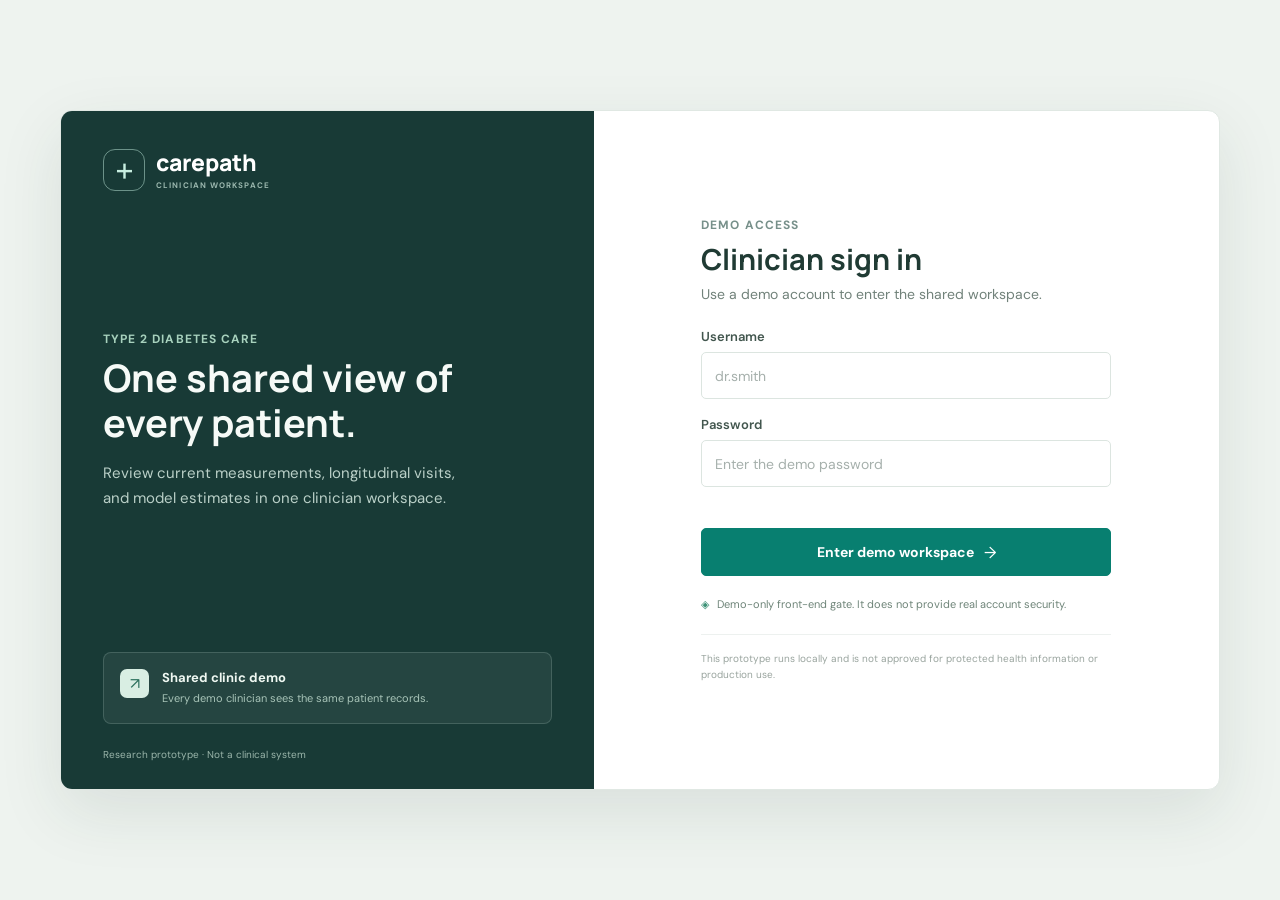
<file: frontend/login.html>
<!doctype html>
<html lang="en">
<head>
  <meta charset="utf-8">
  <meta name="viewport" content="width=device-width, initial-scale=1">
  <meta name="theme-color" content="#173b36">
  <title>Sign in | Carepath</title>
  <link rel="preconnect" href="https://fonts.googleapis.com">
  <link rel="preconnect" href="https://fonts.gstatic.com" crossorigin>
  <link href="https://fonts.googleapis.com/css2?family=DM+Sans:wght@400;500;600;700&family=Manrope:wght@400;500;600;700;800&display=swap" rel="stylesheet">
  <link rel="stylesheet" href="styles.css">
  <script src="login.js" defer></script>
</head>
<body class="auth-page">
  <main class="auth-layout">
    <section class="auth-side" aria-label="Carepath workspace information">
      <a class="brand auth-brand" href="/" aria-label="Carepath">
        <span class="brand-mark" aria-hidden="true">+</span>
        <span><strong>carepath</strong><small>CLINICIAN WORKSPACE</small></span>
      </a>
      <div class="auth-side-copy">
        <p class="eyebrow">TYPE 2 DIABETES CARE</p>
        <h1>One shared view of every patient.</h1>
        <p>Review current measurements, longitudinal visits, and model estimates in one clinician workspace.</p>
      </div>
      <div class="shared-access-note">
        <span class="shared-icon" aria-hidden="true">↗</span>
        <p><strong>Shared clinic demo</strong><span>Every demo clinician sees the same patient records.</span></p>
      </div>
      <p class="auth-side-footer">Research prototype · Not a clinical system</p>
    </section>

    <section class="auth-main">
      <div class="auth-form-wrap">
        <div class="auth-heading">
          <p class="eyebrow">DEMO ACCESS</p>
          <h2>Clinician sign in</h2>
          <p>Use a demo account to enter the shared workspace.</p>
        </div>
        <form id="auth-form" novalidate>
          <label class="field" for="username"><span>Username</span><input id="username" name="username" type="text" minlength="3" maxlength="32" autocomplete="username" placeholder="dr.smith" required></label>
          <label class="field" for="password"><span>Password</span><input id="password" name="password" type="password" minlength="8" maxlength="32" autocomplete="current-password" placeholder="Enter the demo password" required></label>
          <p class="auth-error" id="auth-error" role="alert" aria-live="polite"></p>
          <button class="primary-button auth-submit" id="auth-submit" type="submit">Enter demo workspace <span aria-hidden="true">→</span></button>
        </form>
        <p class="auth-security-note"><span aria-hidden="true">◈</span> Demo-only front-end gate. It does not provide real account security.</p>
        <p class="auth-footnote">This prototype runs locally and is not approved for protected health information or production use.</p>
      </div>
    </section>
  </main>
</body>
</html>
</file>
<file: frontend/styles.css>
:root {
  color-scheme: light;
  --ink: #1d302d;
  --ink-soft: #52635f;
  --muted: #81908b;
  --line: #e3eae6;
  --paper: #ffffff;
  --canvas: #f4f7f5;
  --green: #087f70;
  --green-dark: #076b60;
  --green-pale: #e8f5f1;
  --coral: #d7785c;
  --coral-pale: #fff0e9;
  --gold: #b98a31;
  --gold-pale: #fbf5e7;
  --sidebar: #183a36;
  --sidebar-soft: #9bb7ae;
  --shadow: 0 10px 32px rgba(32, 63, 55, .045);
  font-family: "DM Sans", "Segoe UI", sans-serif;
  font-synthesis: none;
  text-rendering: optimizeLegibility;
}

* { box-sizing: border-box; }
[hidden] { display: none !important; }
body { margin: 0; background: var(--canvas); color: var(--ink); font-size: 14px; }
button, input, select, textarea { font: inherit; }
button { color: inherit; }
button:focus-visible, input:focus-visible, select:focus-visible, textarea:focus-visible { outline: 3px solid rgba(8, 127, 112, .22); outline-offset: 2px; }
.app-shell { min-height: 100vh; }

.sidebar { position: fixed; inset: 0 auto 0 0; z-index: 5; display: flex; width: 250px; flex-direction: column; padding: 25px 16px 18px; background: var(--sidebar); color: #fff; }
.brand { display: flex; align-items: center; gap: 11px; margin: 0 8px 31px; color: inherit; text-decoration: none; }
.brand-mark { display: grid; width: 38px; height: 38px; place-items: center; border: 1px solid rgba(192, 233, 219, .5); border-radius: 12px; color: #c7eee0; font: 500 30px/1 "Manrope", sans-serif; }
.brand strong { display: block; font: 800 19px/1.1 "Manrope", sans-serif; letter-spacing: 0; }
.brand small { display: block; margin-top: 5px; color: var(--sidebar-soft); font-size: 8px; font-weight: 700; letter-spacing: 1.1px; }
.clinic-switcher, .clinic-label { display: flex; align-items: center; gap: 10px; padding: 11px 9px; border: 1px solid rgba(206, 231, 219, .18); border-radius: 9px; background: rgba(255,255,255,.045); }
.clinic-icon { display: grid; width: 32px; height: 32px; flex: 0 0 32px; place-items: center; border-radius: 8px; background: #dff3e9; color: #286455; font-weight: 700; }
.clinic-switcher strong, .user-chip strong { display: block; font-size: 11px; font-weight: 600; }
.clinic-switcher small, .user-chip small { display: block; margin-top: 3px; color: var(--sidebar-soft); font-size: 10px; }
.chevron { margin-left: auto; color: #a9c5bb; font-size: 19px; }
.nav-label { margin: 31px 10px 10px; color: #85a79d; font-size: 9px; font-weight: 700; letter-spacing: 1.2px; }
.nav-list { display: grid; gap: 4px; }
.nav-item { display: flex; align-items: center; gap: 11px; width: 100%; min-height: 42px; padding: 0 10px; border: 0; border-radius: 7px; background: transparent; color: #bbcdc7; text-align: left; cursor: pointer; font-size: 12px; transition: background .18s ease, color .18s ease; }
.nav-item:hover { background: rgba(255,255,255,.07); color: white; }
.nav-item.active { background: #28534b; color: #fff; box-shadow: inset 3px 0 #9bd9c4; }
.nav-icon { display: inline-grid; width: 19px; place-items: center; color: #b4d3c8; font-size: 19px; }
.nav-count { display: grid; min-width: 20px; height: 20px; margin-left: auto; place-items: center; border-radius: 10px; background: rgba(255,255,255,.1); color: #d3e2dc; font-size: 10px; }
.sidebar-bottom { margin-top: auto; }
.sidebar-note { display: flex; gap: 10px; padding: 13px 10px; border-top: 1px solid rgba(219, 238, 230, .15); }
.sidebar-note strong { display: block; font-size: 10px; font-weight: 600; }
.sidebar-note small { display: block; margin-top: 4px; color: var(--sidebar-soft); font-size: 9px; }
.status-dot { display: inline-block; width: 7px; height: 7px; flex: 0 0 7px; margin-top: 3px; border-radius: 50%; background: #e6b764; box-shadow: 0 0 0 3px rgba(230,183,100,.12); }
.status-dot.connected { background: #42a779; box-shadow: 0 0 0 3px rgba(66,167,121,.15); }
.user-chip { display: flex; align-items: center; gap: 9px; margin-top: 7px; padding: 11px 8px 0; border-top: 1px solid rgba(219, 238, 230, .15); }
.avatar { display: grid; width: 31px; height: 31px; flex: 0 0 31px; place-items: center; border: 1px solid #add7c7; border-radius: 50%; background: #dff1e7; color: #286455; font-size: 9px; font-weight: 700; }
.user-chip button { margin-left: auto; border: 0; background: transparent; color: #d4e4dd; font-size: 21px; cursor: pointer; }

.main-area { min-height: 100vh; margin-left: 250px; padding: 0 36px 20px; }
.topbar { display: flex; height: 62px; align-items: center; justify-content: space-between; border-bottom: 1px solid #e5ece8; }
.breadcrumb { display: flex; align-items: center; gap: 10px; color: var(--muted); font-size: 11px; }
.breadcrumb strong { color: #324541; font-weight: 600; }
.slash { color: #c1cbc6; }
.topbar-actions { display: flex; align-items: center; gap: 14px; }
.preview-pill { display: inline-flex; align-items: center; gap: 7px; padding: 6px 9px; border: 1px solid #ead9b4; border-radius: 20px; background: #fff9ea; color: #806021; font-size: 9px; font-weight: 700; letter-spacing: .65px; }
.preview-pill.connected { border-color: #cce5d8; background: #f0f8f3; color: #3e755a; }
.preview-pill .status-dot { width: 6px; height: 6px; flex-basis: 6px; margin: 0; background: #c89b42; box-shadow: none; }
.preview-pill.connected .status-dot { background: #42a779; }
.icon-button { display: grid; width: 28px; height: 28px; place-items: center; border: 1px solid var(--line); border-radius: 50%; background: var(--paper); color: #697974; cursor: pointer; font-size: 12px; }
.connection-banner { display: flex; align-items: center; gap: 11px; margin: 18px 0 26px; padding: 10px 13px; border: 1px solid #ebdfc5; border-radius: 7px; background: #fffaf0; color: #635738; }
.connection-banner.connected { border-color: #cce5d8; background: #f0f8f3; color: #416a57; }
.connection-banner.disconnected { border-color: #ebdfc5; background: #fffaf0; color: #635738; }
.connection-banner.connected .banner-symbol { background: #dcefe3; color: #367252; }
.banner-symbol { display: grid; width: 19px; height: 19px; flex: 0 0 19px; place-items: center; border-radius: 50%; background: #f1e4c5; color: #806632; font: 700 11px/1 "Manrope", sans-serif; }
.connection-banner p, .connection-note p { margin: 0; font-size: 11px; line-height: 1.6; }
.connection-banner strong, .connection-note strong { font-weight: 700; }
.banner-dismiss { margin-left: auto; border: 0; background: transparent; color: #8d8060; cursor: pointer; font-size: 20px; line-height: 1; }
.view { display: none; animation: appear .3s ease both; }
.view.active { display: block; }
@keyframes appear { from { opacity: 0; transform: translateY(5px); } to { opacity: 1; transform: translateY(0); } }
.page-heading { display: flex; align-items: flex-end; justify-content: space-between; gap: 18px; margin-bottom: 21px; }
.eyebrow { margin: 0 0 8px; color: #77908a; font-size: 9px; font-weight: 700; letter-spacing: 1.05px; }
.eyebrow span { padding: 0 3px; color: #c1ccc7; }
h1, h2, h3, p { margin-top: 0; }
h1, h2, h3 { color: var(--ink); }
h1 { margin-bottom: 6px; font: 700 26px/1.2 "Manrope", "Segoe UI", sans-serif; letter-spacing: 0; }
.subheading { margin-bottom: 0; color: var(--ink-soft); font-size: 12px; line-height: 1.55; }
.date-chip, .preview-tag { display: inline-flex; align-items: center; gap: 8px; padding: 9px 12px; border: 1px solid var(--line); border-radius: 7px; background: rgba(255,255,255,.78); color: #53655f; font-size: 10px; white-space: nowrap; }
.date-chip span:first-child { color: var(--green); font-size: 15px; }
.preview-tag { border-color: #f0ddd4; background: #fff7f2; color: #a45e47; }

.workflow-strip { display: flex; align-items: center; gap: 15px; margin-bottom: 19px; padding: 12px 17px; border: 1px solid #e6ece9; border-radius: 8px; background: rgba(255,255,255,.66); }
.workflow-step { display: flex; min-width: 0; align-items: center; gap: 9px; color: #82908b; }
.workflow-step > span { display: grid; width: 25px; height: 25px; flex: 0 0 25px; place-items: center; border: 1px solid #d6e0db; border-radius: 50%; background: #fff; color: #798a83; font-size: 10px; font-weight: 700; }
.workflow-step.active > span { border-color: var(--green); background: var(--green); color: white; }
.workflow-step strong { display: block; color: #65746f; font-size: 10px; font-weight: 600; }
.workflow-step.active strong { color: #24443d; }
.workflow-step small { display: block; margin-top: 3px; color: #99a49f; font-size: 9px; }
.workflow-line { height: 1px; min-width: 13px; flex: 1; background: #dfe7e3; }
.assessment-grid { display: grid; grid-template-columns: minmax(0, 1.55fr) minmax(275px, .8fr); align-items: start; gap: 17px; }
.panel { border: 1px solid #e5ebe8; border-radius: 8px; background: var(--paper); box-shadow: var(--shadow); }
.input-panel { padding: 19px 20px 15px; }
.panel-heading { display: flex; align-items: flex-start; justify-content: space-between; gap: 12px; }
.panel-heading h2, .review-heading h2 { margin: 0; font: 700 15px/1.3 "Manrope", sans-serif; letter-spacing: 0; }
.panel-heading p { margin: 5px 0 0; color: var(--muted); font-size: 10px; }
.text-button { border: 0; background: transparent; color: var(--green); cursor: pointer; font-size: 10px; font-weight: 700; }
.text-button:hover { color: var(--green-dark); text-decoration: underline; }
.form-section { margin-top: 19px; padding-top: 14px; border-top: 1px solid #edf1ef; }
.form-section h3 { margin: 0 0 11px; color: #52635e; font-size: 10px; font-weight: 700; }
.section-title-row { display: flex; align-items: center; gap: 9px; margin-bottom: 11px; }
.section-title-row h3 { margin: 0; }
.section-accent { width: 19px; height: 3px; border-radius: 2px; background: #5ab29b; }
.section-accent.coral { background: #e29a79; }
.section-accent.gold { background: #d8b456; }
.field-grid { display: grid; gap: 11px; }
.field-grid.two-col { grid-template-columns: repeat(2, minmax(0,1fr)); }
.field-grid.three-col { grid-template-columns: repeat(3, minmax(0,1fr)); }
.field { display: block; min-width: 0; }
.field > span { display: flex; align-items: center; gap: 6px; margin-bottom: 6px; color: #485b55; font-size: 10px; font-weight: 600; }
.field b, .field em { color: #8c9a95; font-size: 8px; font-style: normal; font-weight: 500; }
.field b { color: #bc725b; }
.field input, .field select, .field textarea { width: 100%; min-width: 0; height: 37px; padding: 0 10px; border: 1px solid #dce5e0; border-radius: 5px; background: #fff; color: #30443e; font-size: 11px; transition: border-color .15s ease, box-shadow .15s ease; }
.field input:hover, .field select:hover, .field textarea:hover { border-color: #a6c4b7; }
.field input:focus, .field select:focus, .field textarea:focus { border-color: #4a9d88; outline: 0; box-shadow: 0 0 0 3px rgba(8,127,112,.09); }
.field input::placeholder, .field textarea::placeholder { color: #a6b0ac; }
.input-unit { position: relative; }
.input-unit input { padding-right: 61px; appearance: textfield; }
.input-unit input::-webkit-inner-spin-button, .input-unit input::-webkit-outer-spin-button { margin: 0; appearance: none; }
.input-unit > span { position: absolute; top: 0; right: 9px; display: flex; height: 37px; align-items: center; color: #9aa7a1; font-size: 9px; pointer-events: none; }
.last-section { padding-bottom: 1px; }
.form-footer { display: flex; align-items: center; justify-content: space-between; gap: 12px; margin-top: 19px; padding-top: 14px; border-top: 1px solid #edf1ef; }
.form-footnote { color: #8b9993; font-size: 9px; }
.asterisk { color: #bc725b; }
.primary-button, .secondary-button { display: inline-flex; align-items: center; justify-content: center; gap: 10px; min-height: 36px; padding: 0 14px; border: 1px solid var(--green); border-radius: 5px; background: var(--green); color: #fff; cursor: pointer; font-size: 10px; font-weight: 700; transition: transform .16s ease, background .16s ease; }
.primary-button:hover { transform: translateY(-1px); background: var(--green-dark); }
.primary-button span { font-size: 16px; font-weight: 400; }
.form-feedback { min-height: 0; margin: 0; color: #a3533e; font-size: 10px; }
.form-feedback:not(:empty) { margin-top: 9px; }
.review-column { display: grid; gap: 14px; }
.review-panel { padding: 17px 16px 14px; }
.review-heading { display: flex; align-items: flex-start; justify-content: space-between; gap: 7px; }
.review-heading .eyebrow { margin-bottom: 5px; }
.pending-badge { display: inline-flex; align-items: center; gap: 5px; padding: 5px 7px; border-radius: 4px; background: #faf3e4; color: #88692c; font-size: 8px; white-space: nowrap; }
.pending-badge span { width: 6px; height: 6px; border-radius: 50%; background: #cca34f; }
.empty-model-state { display: grid; justify-items: center; padding: 20px 12px 15px; text-align: center; }
.empty-symbol { display: grid; width: 38px; height: 38px; margin-bottom: 10px; place-items: center; border: 1px solid #dcebe5; border-radius: 50%; background: #f4faf7; color: #559c84; font-size: 19px; }
.empty-model-state strong, .table-empty strong { color: #445a53; font-size: 10px; }
.empty-model-state p, .table-empty p { max-width: 225px; margin: 6px 0 0; color: #8b9993; font-size: 9px; line-height: 1.55; }
.review-values { margin-top: 14px; padding-top: 12px; border-top: 1px solid #edf1ef; }
.review-patient { display: flex; align-items: center; gap: 8px; margin-bottom: 10px; }
.avatar.small { width: 26px; height: 26px; flex-basis: 26px; font-size: 8px; }
.review-patient strong { display: block; color: #344b44; font-size: 10px; }
.review-patient small { display: block; margin-top: 3px; color: #93a09a; font-size: 9px; }
.snapshot-list { display: grid; grid-template-columns: repeat(2,minmax(0,1fr)); gap: 7px; }
.snapshot-item { padding: 8px; border-radius: 5px; background: #f5f8f6; }
.snapshot-item span { display: block; color: #8a9992; font-size: 8px; }
.snapshot-item strong { display: block; margin-top: 4px; color: #3a5149; font-size: 11px; font-weight: 700; }
.model-slots { display: grid; gap: 0; border-top: 1px solid #edf1ef; }
.model-slot { display: flex; align-items: center; justify-content: space-between; gap: 5px; padding: 9px 0; border-bottom: 1px solid #f0f3f1; color: #687a73; font-size: 9px; }
.not-connected { color: #a0aaa5; font-size: 8px; }
.risk-result { color: #7c8c85; font-size: 9px; font-weight: 500; }
.risk-result.loaded { color: #236d58; font-size: 11px; font-weight: 700; }
.recommendation-list { display: grid; gap: 9px; margin: 12px 0; padding: 0 0 0 17px; color: #596b63; font-size: 9px; line-height: 1.55; }
.recommendation-list li::marker { color: #4a9a7b; }
.disclaimer { margin: 11px 0 0; color: #9aa59f; font-size: 8px; line-height: 1.5; }
.follow-up-panel { padding: 16px; }
.compact { align-items: center; }
.compact .eyebrow { margin-bottom: 5px; }
.plan-icon { display: grid; width: 26px; height: 26px; place-items: center; border-radius: 7px; background: var(--green-pale); color: var(--green); font-size: 18px; }
.muted-copy { margin: 12px 0; color: #83918b; font-size: 9px; line-height: 1.6; }
.note-field textarea { height: auto; min-height: 67px; padding: 9px 10px; resize: vertical; }
.prev-note-panel { margin: 12px 0 8px; padding: 10px 12px; border-radius: 8px; background: #eef7f3; border-left: 3px solid var(--green); }
.prev-note-date { margin: 0 0 4px; font-size: 8px; font-weight: 600; color: #547d6a; text-transform: uppercase; letter-spacing: 0.04em; }
.prev-note-text { margin: 0; font-size: 11px; color: #2e4d42; line-height: 1.55; white-space: pre-wrap; }
.secondary-button { width: 100%; margin-top: 10px; border-color: #d9e7e0; background: #f5faf7; color: #457565; }
.secondary-button:hover:not(:disabled) { background: #eaf5ef; }
.secondary-button:disabled { border-color: #e6ece8; background: #f5f7f6; color: #aab4af; cursor: not-allowed; }
.forecast-button { width: auto; flex: 0 0 auto; white-space: nowrap; }
.forecast-result { display: grid; grid-template-columns: 1fr auto; align-items: center; gap: 4px 12px; margin-top: 14px; padding: 16px 18px; border: 1px solid #d8e9df; border-radius: 7px; background: #f4faf6; color: #486b58; }
.forecast-result span { font-size: 11px; font-weight: 600; }
.forecast-result strong { grid-column: 2; grid-row: 1 / span 2; color: #216c56; font: 700 20px "Manrope", sans-serif; }
.forecast-result small { color: #84968d; font-size: 9px; }
.tiny-note { margin: 8px 0 0; color: #9aa59f; font-size: 8px; line-height: 1.45; }

.trajectory-toolbar { display: flex; align-items: end; gap: 20px; margin-bottom: 16px; padding: 15px 17px; }
.trajectory-toolbar .field { width: min(100%, 300px); }
.trajectory-toolbar .field select { height: 36px; }
.trajectory-stat { min-width: 110px; padding: 0 0 4px 17px; border-left: 1px solid #e8eeeb; }
.trajectory-stat small { display: block; color: #8c9b95; font-size: 8px; font-weight: 700; letter-spacing: .7px; }
.trajectory-stat strong { display: block; margin-top: 5px; color: #304740; font: 700 15px "Manrope", sans-serif; }
.trajectory-stat .status-text { color: #ac714f; font-size: 11px; }
.chart-panel { padding: 18px 20px 13px; }
.chart-panel .panel-heading { align-items: center; }
.chart-legend { display: inline-flex; align-items: center; gap: 7px; color: #71817a; font-size: 9px; }
.chart-legend i { width: 8px; height: 8px; border-radius: 50%; background: var(--green); }
.chart-wrap { position: relative; height: 300px; margin-top: 15px; }
.chart-wrap canvas { width: 100%; height: 100%; }
.chart-empty { position: absolute; inset: 0; display: grid; place-items: center; color: #86958e; font-size: 11px; }
.chart-foot { display: flex; justify-content: space-between; margin-top: 7px; color: #97a39d; font-size: 8px; }
.connection-note { display: flex; align-items: flex-start; gap: 10px; margin-top: 14px; padding: 12px 13px; border: 1px solid #e3ebe7; border-radius: 7px; background: #fafcfb; color: #66766f; }
.connection-note .banner-symbol { background: #e9f2ed; color: #54806e; }
.history-summary { display: flex; align-items: center; justify-content: space-between; margin-bottom: 13px; padding: 13px 16px; border: 1px solid #e5ece8; border-radius: 7px; background: #fff; }
.history-summary > div { display: flex; align-items: baseline; gap: 8px; color: #71817a; font-size: 10px; }
.summary-number { color: #2c5146; font: 700 20px "Manrope", sans-serif; }
.session-label { display: inline-flex; align-items: center; gap: 7px; color: #8c7a51; font-size: 9px; }
.session-label .status-dot { margin: 0; }
.search-box { display: flex; width: 210px; height: 35px; align-items: center; gap: 7px; padding: 0 10px; border: 1px solid #dfe7e3; border-radius: 5px; background: #fff; color: #84928c; }
.search-box span { font-size: 18px; }
.search-box input { width: 100%; border: 0; outline: 0; background: transparent; color: var(--ink); font-size: 10px; }
.search-box input::placeholder { color: #a1aca7; }
.table-panel { overflow: hidden; }
.table-scroll { overflow-x: auto; }
table { width: 100%; border-collapse: collapse; white-space: nowrap; }
th { padding: 11px 13px; border-bottom: 1px solid #e9efec; background: #f9fbfa; color: #82918a; text-align: left; font-size: 8px; font-weight: 700; letter-spacing: .5px; text-transform: uppercase; }
td { padding: 13px; border-bottom: 1px solid #eef2f0; color: #52645d; font-size: 10px; }
tbody tr:last-child td { border-bottom: 0; }
td:first-child { color: #304a41; font-weight: 700; }
.table-state { color: #a37350; font-size: 9px; }
.table-empty { display: grid; justify-items: center; padding: 47px 15px; text-align: center; }
.table-empty .text-button { margin-top: 14px; }
.model-overview { display: flex; align-items: center; justify-content: space-between; margin-bottom: 15px; padding: 17px 20px; border: 1px solid #deebe5; border-radius: 8px; background: #edf6f1; }
.overview-label { display: block; color: #68857a; font-size: 8px; font-weight: 700; letter-spacing: 1px; }
.model-overview strong { display: block; margin-top: 5px; color: #405e51; font: 700 15px "Manrope", sans-serif; }
.model-overview small { display: block; margin-top: 4px; color: #82968c; font-size: 9px; }
.registry-mark { display: grid; width: 42px; height: 42px; place-items: center; border: 1px solid #cee1d7; border-radius: 50%; color: #39816b; font-size: 24px; }
.model-list { display: grid; grid-template-columns: repeat(2,minmax(0,1fr)); gap: 15px; }
.model-card { padding: 17px 18px; }
.model-card-top { display: flex; align-items: center; justify-content: space-between; margin-bottom: 15px; }
.model-symbol { display: grid; width: 32px; height: 32px; place-items: center; border-radius: 8px; font: 700 13px "Manrope", sans-serif; }
.model-symbol.teal { background: #e5f3ed; color: #28745f; }
.model-symbol.coral { background: #fff0e9; color: #b76a4f; }
.status-chip { padding: 5px 7px; border-radius: 4px; font-size: 8px; }
.status-chip.unavailable { background: #f5f3ed; color: #8c7d5d; }
.model-card .eyebrow { margin-bottom: 6px; }
.model-card h2 { margin-bottom: 7px; font: 700 14px "Manrope", sans-serif; }
.model-card > p:not(.eyebrow) { min-height: 42px; margin-bottom: 14px; color: #788780; font-size: 10px; line-height: 1.6; }
.model-meta { display: grid; gap: 8px; padding-top: 12px; border-top: 1px solid #edf1ef; }
.model-meta span { display: flex; justify-content: space-between; gap: 6px; color: #8b9993; font-size: 9px; }
.model-meta strong { color: #566a61; font-weight: 600; text-align: right; }
.app-footer { display: flex; justify-content: space-between; gap: 10px; margin-top: 28px; padding: 15px 0 3px; border-top: 1px solid #e4ebe7; color: #91a099; font-size: 8px; }
.app-footer i { padding: 0 3px; font-style: normal; }
.toast { position: fixed; right: 24px; bottom: 22px; z-index: 10; max-width: min(360px, calc(100vw - 32px)); padding: 11px 14px; transform: translateY(12px); border: 1px solid #dae7df; border-radius: 6px; background: #fff; box-shadow: 0 8px 25px rgba(28,54,45,.13); color: #456155; opacity: 0; pointer-events: none; font-size: 10px; transition: opacity .2s ease, transform .2s ease; }
.toast.show { transform: translateY(0); opacity: 1; }

@media (max-width: 1120px) {
  .sidebar { width: 220px; }
  .main-area { margin-left: 220px; padding-right: 24px; padding-left: 24px; }
  .assessment-grid { grid-template-columns: minmax(0, 1.35fr) minmax(250px, .8fr); gap: 12px; }
  .input-panel { padding-right: 15px; padding-left: 15px; }
  .field-grid.three-col { gap: 8px; }
}
@media (max-width: 850px) {
  .sidebar { position: sticky; top: 0; z-index: 8; width: 100%; height: auto; padding: 9px 12px; }
  .brand { margin: 0 0 8px; }
  .brand-mark { width: 31px; height: 31px; border-radius: 9px; font-size: 25px; }
  .brand strong { font-size: 16px; }
  .brand small, .clinic-switcher, .clinic-label, .nav-label, .sidebar-bottom { display: none; }
  .nav-list { display: flex; overflow-x: auto; gap: 5px; padding-bottom: 1px; scrollbar-width: thin; }
  .nav-item { width: auto; min-width: max-content; min-height: 35px; padding: 0 10px; font-size: 10px; }
  .nav-icon { font-size: 16px; }
  .nav-count { min-width: 17px; height: 17px; }
  .main-area { margin-left: 0; padding: 0 18px 20px; }
  .topbar { height: 49px; }
  .connection-banner { margin: 13px 0 20px; }
}
@media (max-width: 650px) {
  .main-area { padding-right: 13px; padding-left: 13px; }
  .breadcrumb { gap: 6px; font-size: 9px; }
  .preview-pill { padding: 5px 7px; font-size: 8px; }
  .topbar-actions { gap: 8px; }
  .page-heading { align-items: flex-start; margin-bottom: 15px; }
  h1 { font-size: 22px; }
  .subheading { max-width: 420px; font-size: 10px; }
  .date-chip { padding: 7px 8px; font-size: 9px; }
  .workflow-strip { gap: 7px; padding: 10px; }
  .workflow-step { gap: 6px; }
  .workflow-step > span { width: 21px; height: 21px; flex-basis: 21px; font-size: 9px; }
  .workflow-step strong { max-width: 89px; font-size: 8px; line-height: 1.3; }
  .workflow-step small { display: none; }
  .workflow-line { min-width: 5px; }
  .assessment-grid, .model-list { grid-template-columns: 1fr; }
  .review-column { grid-template-columns: 1fr; }
  .field-grid.three-col { grid-template-columns: repeat(2,minmax(0,1fr)); }
  .input-panel { padding: 15px 13px 12px; }
  .form-footer { align-items: flex-start; }
  .form-footnote { padding-top: 7px; }
  .review-panel, .follow-up-panel { padding: 14px; }
  .search-box { width: 155px; }
  .history-summary { padding: 11px 12px; }
  th, td { padding: 10px; }
  .trajectory-toolbar { flex-wrap: wrap; gap: 14px; }
  .trajectory-toolbar .field { width: 100%; }
  .trajectory-stat { min-width: 0; flex: 1; padding-left: 10px; }
  .chart-panel { padding: 14px 12px 11px; }
  .chart-wrap { height: 240px; }
  .app-footer { flex-direction: column; }
}
@media (min-width: 851px) {
  body { font-size: 15px; }
  .sidebar { width: 268px; padding: 29px 18px 20px; }
  .brand { margin-bottom: 35px; }
  .brand-mark { width: 42px; height: 42px; font-size: 33px; }
  .brand strong { font-size: 21px; }
  .clinic-switcher, .clinic-label { padding: 13px 11px; }
  .nav-label { font-size: 10px; }
  .nav-item { min-height: 46px; font-size: 13px; }
  .main-area { margin-left: 268px; padding: 0 42px 26px; }
  .topbar { height: 70px; }
  .breadcrumb { font-size: 12px; }
  .connection-banner { gap: 13px; margin: 21px 0 30px; padding: 13px 16px; }
  .connection-banner p, .connection-note p { font-size: 13px; }
  .page-heading { margin-bottom: 25px; }
  h1 { font-size: 32px; }
  .subheading { font-size: 14px; }
  .eyebrow { font-size: 10px; }
  .workflow-strip { gap: 19px; margin-bottom: 22px; padding: 15px 20px; }
  .workflow-step { gap: 11px; }
  .workflow-step > span { width: 29px; height: 29px; flex-basis: 29px; font-size: 12px; }
  .workflow-step strong { font-size: 12px; }
  .workflow-step small { font-size: 10px; }
  .assessment-grid { gap: 20px; }
  .input-panel { padding: 24px 25px 19px; }
  .panel-heading h2, .review-heading h2 { font-size: 18px; }
  .panel-heading p { font-size: 12px; }
  .text-button { font-size: 12px; }
  .form-section { margin-top: 22px; padding-top: 17px; }
  .form-section h3 { margin-bottom: 13px; font-size: 12px; }
  .section-title-row { margin-bottom: 13px; }
  .field-grid { gap: 13px; }
  .field > span { margin-bottom: 7px; font-size: 12px; }
  .field b, .field em { font-size: 10px; }
  .field input, .field select, .field textarea { height: 43px; padding-right: 12px; padding-left: 12px; font-size: 13px; }
  .input-unit input { padding-right: 70px; }
  .input-unit > span { height: 43px; right: 11px; font-size: 10px; }
  .form-footer { margin-top: 22px; padding-top: 17px; }
  .form-footnote { font-size: 10px; }
  .primary-button, .secondary-button { min-height: 42px; padding: 0 17px; font-size: 12px; }
  .review-column { gap: 17px; }
  .review-panel, .follow-up-panel { padding: 21px; }
  .pending-badge { padding: 6px 8px; font-size: 9px; }
  .empty-model-state { padding: 24px 15px 18px; }
  .empty-model-state strong { font-size: 12px; }
  .empty-model-state p, .table-empty p { max-width: 260px; font-size: 11px; }
  .snapshot-item { padding: 10px; }
  .snapshot-item span { font-size: 10px; }
  .snapshot-item strong { font-size: 13px; }
  .model-slot { padding: 11px 0; font-size: 11px; }
  .not-connected { font-size: 10px; }
  .disclaimer, .tiny-note { font-size: 9px; }
  .muted-copy { font-size: 11px; }
  .trajectory-toolbar, .chart-panel { padding: 20px 22px; }
  .trajectory-toolbar .field select { height: 42px; }
  .trajectory-stat small { font-size: 9px; }
  .trajectory-stat strong { font-size: 17px; }
  .chart-wrap { height: 350px; }
  .history-summary { padding: 16px 19px; }
  th { padding: 13px 15px; font-size: 9px; }
  td { padding: 15px; font-size: 12px; }
  .model-card { padding: 21px 22px; }
  .model-card h2 { font-size: 17px; }
  .model-card > p:not(.eyebrow) { font-size: 12px; }
  .model-meta span { font-size: 10px; }
  .app-footer { margin-top: 33px; font-size: 9px; }
}
@media (max-width: 850px) {
  body { font-size: 14px; }
  .nav-item { min-height: 39px; padding-right: 12px; padding-left: 12px; font-size: 11px; }
  .main-area { padding-top: 0; }
  .topbar { height: 55px; }
  .connection-banner p, .connection-note p { font-size: 12px; }
  .page-heading { margin-bottom: 18px; }
  h1 { font-size: 27px; }
  .subheading { font-size: 12px; }
  .workflow-strip { padding: 12px; }
  .workflow-step strong { font-size: 9px; }
  .input-panel { padding: 18px 16px 15px; }
  .panel-heading h2, .review-heading h2 { font-size: 16px; }
  .field > span { font-size: 11px; }
  .field input, .field select, .field textarea { height: 41px; font-size: 13px; }
  .input-unit > span { height: 41px; }
  .primary-button, .secondary-button { min-height: 40px; font-size: 11px; }
  .chart-wrap { height: 280px; }
  .model-card h2 { font-size: 16px; }
}
@media (max-width: 650px) {
  .page-heading { flex-wrap: wrap; }
  .page-heading > div:first-child { min-width: 0; flex: 1 1 100%; }
  .date-chip, .preview-tag, .search-box { margin-left: auto; }
  .nav-item { min-height: 38px; font-size: 10px; }
  h1 { font-size: 24px; }
  .workflow-strip { gap: 7px; padding: 11px 9px; }
  .workflow-step strong { max-width: 96px; font-size: 9px; }
  .assessment-grid { gap: 14px; }
  .field-grid.three-col { gap: 10px; }
  .chart-wrap { height: 250px; }
}
@media (min-width: 851px) {
  body { font-size: 17px; }
  .sidebar { width: 290px; padding-right: 20px; padding-left: 20px; }
  .main-area { margin-left: 290px; padding-right: 50px; padding-left: 50px; }
  .topbar { height: 76px; }
  .breadcrumb { font-size: 14px; }
  .nav-item { min-height: 50px; font-size: 15px; }
  .nav-label { font-size: 11px; }
  .brand strong { font-size: 23px; }
  .clinic-switcher strong, .clinic-label strong, .sidebar-note strong, .user-chip strong { font-size: 13px; }
  .clinic-switcher small, .clinic-label small, .sidebar-note small, .user-chip small { font-size: 11px; }
  h1 { font-size: 38px; }
  .subheading { font-size: 16px; }
  .eyebrow { font-size: 12px; }
  .date-chip, .preview-tag { padding: 11px 14px; font-size: 12px; }
  .workflow-strip { padding: 17px 22px; }
  .workflow-step > span { width: 32px; height: 32px; flex-basis: 32px; font-size: 14px; }
  .workflow-step strong { font-size: 14px; }
  .workflow-step small { font-size: 12px; }
  .panel-heading h2, .review-heading h2 { font-size: 21px; }
  .panel-heading p { font-size: 14px; }
  .form-section h3 { font-size: 14px; }
  .field > span { font-size: 14px; }
  .field b, .field em { font-size: 11px; }
  .field input, .field select, .field textarea { height: 48px; font-size: 15px; }
  .input-unit > span { height: 48px; font-size: 12px; }
  .primary-button, .secondary-button { min-height: 48px; font-size: 14px; }
  .form-footnote, .text-button { font-size: 12px; }
  .pending-badge, .model-slot, .muted-copy { font-size: 12px; }
  .empty-model-state strong { font-size: 14px; }
  .empty-model-state p, .table-empty p { max-width: 300px; font-size: 13px; }
  .snapshot-item span { font-size: 12px; }
  .snapshot-item strong { font-size: 15px; }
  .risk-result.loaded { font-size: 14px; }
  .recommendation-list { font-size: 12px; }
  .disclaimer, .tiny-note, .not-connected { font-size: 11px; }
  .trajectory-stat small, .model-meta span { font-size: 11px; }
  .trajectory-stat strong { font-size: 19px; }
  th { font-size: 11px; }
  td { font-size: 14px; }
  .model-card h2 { font-size: 20px; }
  .model-card > p:not(.eyebrow) { font-size: 14px; }
  .app-footer { font-size: 11px; }
}
@media (max-width: 850px) {
  body { font-size: 15px; }
  .nav-item { min-height: 42px; font-size: 12px; }
  h1 { font-size: 29px; }
  .subheading { font-size: 13px; }
  .workflow-step strong { font-size: 10px; }
  .field > span { font-size: 12px; }
  .panel-heading h2, .review-heading h2 { font-size: 17px; }
  .field input, .field select, .field textarea { height: 44px; font-size: 14px; }
  .input-unit > span { height: 44px; }
  .primary-button, .secondary-button { min-height: 43px; font-size: 12px; }
  .recommendation-list { font-size: 11px; }
}
@media (prefers-reduced-motion: reduce) {
  *, *::before, *::after { scroll-behavior: auto !important; animation-duration: .01ms !important; animation-iteration-count: 1 !important; transition-duration: .01ms !important; }
}

.auth-page { display: grid; min-height: 100vh; place-items: center; padding: 30px; background: #eef3ef; }
.auth-layout { display: grid; width: min(1160px, 100%); min-height: 680px; grid-template-columns: minmax(360px, .92fr) minmax(420px, 1.08fr); overflow: hidden; border: 1px solid #e0e8e3; border-radius: 12px; background: #fff; box-shadow: 0 22px 65px rgba(25, 58, 48, .1); }
.auth-side { display: flex; flex-direction: column; padding: 38px 42px 28px; background: #183a36; color: #fff; }
.auth-brand { margin: 0; align-self: flex-start; }
.auth-brand .brand-mark { width: 42px; height: 42px; }
.auth-side-copy { max-width: 390px; margin: auto 0; padding: 45px 0; }
.auth-side-copy .eyebrow { color: #a7d1bd; }
.auth-side-copy h1 { margin: 0 0 16px; color: #f6faf7; font: 700 38px/1.18 "Manrope", "Segoe UI", sans-serif; }
.auth-side-copy > p:last-child { max-width: 360px; margin: 0; color: #bad0c8; font-size: 15px; line-height: 1.7; }
.shared-access-note { display: flex; align-items: flex-start; gap: 13px; padding: 16px; border: 1px solid rgba(204, 230, 218, .18); border-radius: 8px; background: rgba(240, 250, 244, .06); }
.shared-icon { display: grid; width: 29px; height: 29px; flex: 0 0 29px; place-items: center; border-radius: 7px; background: #d9eee3; color: #2c705d; font-size: 16px; }
.shared-access-note p { margin: 0; }
.shared-access-note strong, .shared-access-note span:not(.shared-icon) { display: block; }
.shared-access-note strong { color: #eff8f2; font-size: 13px; }
.shared-access-note p span { margin-top: 4px; color: #a8c4b8; font-size: 11px; line-height: 1.55; }
.auth-side-footer { margin: 24px 0 0; color: #9bb6ab; font-size: 10px; }
.auth-main { display: grid; place-items: center; padding: 46px; }
.auth-form-wrap { width: min(410px, 100%); }
.auth-heading { margin-bottom: 23px; }
.auth-heading .eyebrow { margin-bottom: 9px; }
.auth-heading h2 { margin: 0 0 7px; color: #203b34; font: 700 29px/1.2 "Manrope", sans-serif; }
.auth-heading p:last-child { margin: 0; color: #71827a; font-size: 14px; line-height: 1.55; }
.demo-credentials { display: grid; gap: 6px; margin-bottom: 19px; padding: 14px 15px; border: 1px solid #dce9e1; border-radius: 7px; background: #f4f8f5; }
.demo-credentials > span { color: #82928a; font-size: 9px; font-weight: 700; letter-spacing: .8px; }
.demo-credentials strong { color: #345a4b; font-size: 14px; }
.demo-credentials small { color: #6f8177; font-size: 12px; }
.demo-credentials small b { color: #364e43; font-weight: 700; }
.demo-credentials .text-button { justify-self: start; margin-top: 3px; }
.auth-form-wrap #auth-form { display: grid; gap: 17px; }
.auth-form-wrap .field > span { justify-content: space-between; margin-bottom: 7px; color: #42564e; font-size: 13px; }
.auth-form-wrap .field em { font-size: 10px; }
.auth-form-wrap .field input { height: 47px; padding: 0 13px; font-size: 14px; }
.auth-submit { width: 100%; min-height: 48px; margin-top: 2px; font-size: 14px; }
.auth-submit:disabled { opacity: .7; cursor: progress; }
.auth-error { min-height: 18px; margin: -7px 0 -6px; color: #b35441; font-size: 12px; line-height: 1.5; }
.auth-security-note { display: flex; gap: 8px; margin: 20px 0 0; color: #6f8579; font-size: 11px; line-height: 1.55; }
.auth-security-note span { color: #3d9277; }
.auth-footnote { margin: 21px 0 0; padding-top: 16px; border-top: 1px solid #edf1ef; color: #99a49e; font-size: 10px; line-height: 1.6; }
@media (max-width: 760px) {
  .auth-page { padding: 12px; }
  .auth-layout { min-height: 0; grid-template-columns: 1fr; }
  .auth-side { min-height: 350px; padding: 23px; }
  .auth-side-copy { margin: 30px 0 20px; padding: 0; }
  .auth-side-copy h1 { max-width: 430px; font-size: 30px; }
  .auth-side-copy > p:last-child { font-size: 13px; }
  .shared-access-note { display: flex; }
  .auth-side-footer { margin-top: auto; }
  .auth-main { padding: 30px 22px; }
}
/* ---- Overview, drivers panel, registry table ---- */
.tile-grid { display: grid; grid-template-columns: repeat(4, minmax(0, 1fr)); gap: 15px; margin-bottom: 18px; }
.tile { padding: 18px 20px; }
.tile small { display: block; color: #82918a; font-size: 11px; font-weight: 700; letter-spacing: .8px; }
.tile strong { display: block; margin: 8px 0 6px; color: #24443d; font: 700 22px/1.2 "Manrope", sans-serif; text-transform: capitalize; }
.tile span { color: var(--muted); font-size: 12px; }
@media (max-width: 850px) { .tile-grid { grid-template-columns: repeat(2, minmax(0, 1fr)); } }

.chip-row { display: flex; flex-wrap: wrap; gap: 6px; margin: 12px 0; }
.chip { padding: 5px 11px; border: 1px solid var(--line); border-radius: 14px; background: #fff; color: var(--ink-soft); cursor: pointer; font-size: 12px; text-transform: capitalize; }
.chip.active { border-color: var(--green); background: var(--green); color: #fff; }

.bar-row { display: grid; grid-template-columns: 1.3fr 1.2fr 46px; align-items: center; gap: 8px; margin: 9px 0; color: var(--ink-soft); font-size: 12px; }
.bar-row em { color: var(--muted); font-size: 10px; font-style: normal; }
.bar-track { display: block; height: 8px; overflow: hidden; border-radius: 4px; background: #eef2f0; }
.bar-track i { display: block; height: 100%; }
.bar-track i.up { background: var(--coral); }
.bar-track i.down { background: var(--green); }
.bar-val { text-align: right; font-variant-numeric: tabular-nums; }

td .text-button { font-size: inherit; }
td small { margin-left: 4px; color: var(--muted); }
.registry-table { margin-top: 15px; }
.overview-note { color: var(--muted); font-size: 12px; }

/* ── Follow-up overlay ─────────────────────────────────────────── */
.followup-overlay {
  position: fixed;
  inset: 0;
  z-index: 100;          /* above sidebar (z-index:5) and everything else */
  overflow-y: auto;
  overflow-x: hidden;
  background: var(--canvas);
  animation: fu-slide-in .22s cubic-bezier(.22,.68,0,1.2) both;
}
@keyframes fu-slide-in {
  from { opacity: 0; transform: translateY(18px); }
  to   { opacity: 1; transform: translateY(0); }
}
.followup-inner {
  max-width: 1300px;
  margin: 0 auto;
  padding: 0 40px 60px;
}
.followup-header {
  position: sticky;
  top: 0;
  z-index: 2;
  display: flex;
  align-items: center;
  justify-content: space-between;
  gap: 14px;
  height: 64px;
  background: var(--canvas);
  border-bottom: 1px solid var(--line);
  margin: 0 -40px;
  padding: 0 40px;
}
.followup-header-left {
  display: flex;
  align-items: center;
  gap: 18px;
}
.fu-back-button {
  display: inline-flex;
  align-items: center;
  gap: 6px;
  padding: 7px 12px;
  border: 1px solid var(--line);
  border-radius: 5px;
  background: var(--paper);
  color: var(--ink-soft);
  cursor: pointer;
  font-size: 11px;
  font-weight: 600;
  white-space: nowrap;
  transition: border-color .15s, background .15s;
}
.fu-back-button:hover { border-color: #a6c4b7; background: #f2faf6; }
.followup-breadcrumb {
  display: flex;
  align-items: center;
  gap: 8px;
  color: var(--muted);
  font-size: 11px;
}
.followup-breadcrumb strong { color: #324541; font-weight: 600; }
.followup-body {
  display: grid;
  grid-template-columns: minmax(0,1.15fr) minmax(300px,.85fr);
  align-items: start;
  gap: 20px;
  margin-top: 28px;
}
.followup-left,
.followup-right {
  display: grid;
  gap: 16px;
}
.fu-panel {
  padding: 20px;
}
.fu-review-panel .recommendation-list {
  margin-top: 10px;
}
.fu-save-button {
  width: 100%;
  margin-top: 14px;
}

@media (max-width: 800px) {
  .followup-inner { padding: 0 18px 32px; }
  .followup-header { margin: 0 -18px; padding: 0 18px; }
  .followup-body { grid-template-columns: 1fr; }
}

/* Assessment page — single column (right panels live in overlay) */
.assessment-grid--single {
  grid-template-columns: 1fr;
  max-width: 780px;
}
.assessment-grid--single .review-column { display: none; }
</file>
